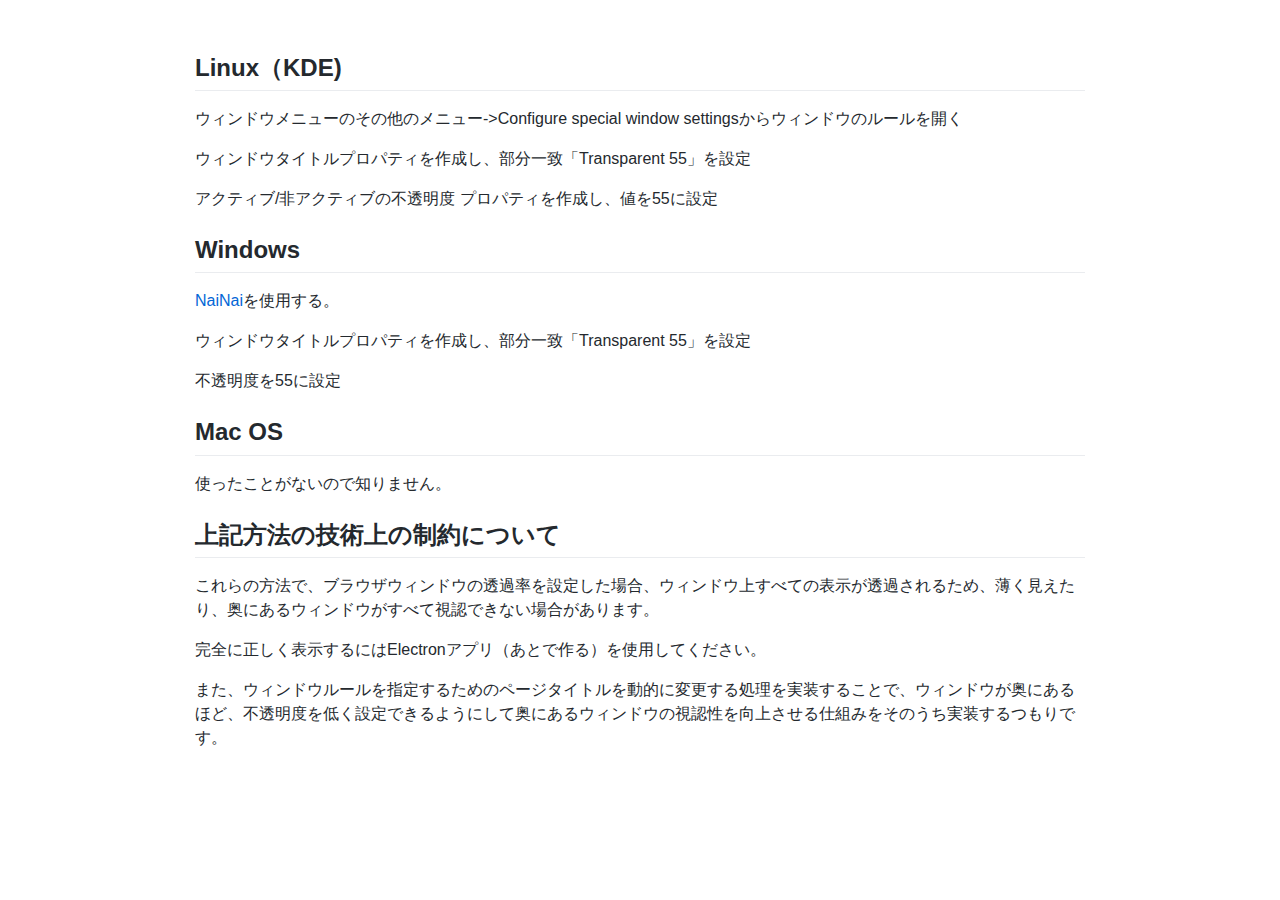
<file: transparentTutorial.html>
<!DOCTYPE html>
<html lang="en">
<head>
  <meta charset="UTF-8">
  <meta name="viewport" content="width=device-width, initial-scale=1">
  <title></title>
  <style>
  @font-face {
  font-family: octicons-link;
  src: url([data-uri]) format('woff');
}

.markdown-body .octicon {
  display: inline-block;
  fill: currentColor;
  vertical-align: text-bottom;
}

.markdown-body .anchor {
  float: left;
  line-height: 1;
  margin-left: -20px;
  padding-right: 4px;
}

.markdown-body .anchor:focus {
  outline: none;
}

.markdown-body h1 .octicon-link,
.markdown-body h2 .octicon-link,
.markdown-body h3 .octicon-link,
.markdown-body h4 .octicon-link,
.markdown-body h5 .octicon-link,
.markdown-body h6 .octicon-link {
  color: #1b1f23;
  vertical-align: middle;
  visibility: hidden;
}

.markdown-body h1:hover .anchor,
.markdown-body h2:hover .anchor,
.markdown-body h3:hover .anchor,
.markdown-body h4:hover .anchor,
.markdown-body h5:hover .anchor,
.markdown-body h6:hover .anchor {
  text-decoration: none;
}

.markdown-body h1:hover .anchor .octicon-link,
.markdown-body h2:hover .anchor .octicon-link,
.markdown-body h3:hover .anchor .octicon-link,
.markdown-body h4:hover .anchor .octicon-link,
.markdown-body h5:hover .anchor .octicon-link,
.markdown-body h6:hover .anchor .octicon-link {
  visibility: visible;
}

.markdown-body {
  -ms-text-size-adjust: 100%;
  -webkit-text-size-adjust: 100%;
  color: #24292e;
  line-height: 1.5;
  font-family: -apple-system,BlinkMacSystemFont,Segoe UI,Helvetica,Arial,sans-serif,Apple Color Emoji,Segoe UI Emoji,Segoe UI Symbol;
  font-size: 16px;
  line-height: 1.5;
  word-wrap: break-word;
}

.markdown-body .pl-c {
  color: #6a737d;
}

.markdown-body .pl-c1,
.markdown-body .pl-s .pl-v {
  color: #005cc5;
}

.markdown-body .pl-e,
.markdown-body .pl-en {
  color: #6f42c1;
}

.markdown-body .pl-s .pl-s1,
.markdown-body .pl-smi {
  color: #24292e;
}

.markdown-body .pl-ent {
  color: #22863a;
}

.markdown-body .pl-k {
  color: #d73a49;
}

.markdown-body .pl-pds,
.markdown-body .pl-s,
.markdown-body .pl-s .pl-pse .pl-s1,
.markdown-body .pl-sr,
.markdown-body .pl-sr .pl-cce,
.markdown-body .pl-sr .pl-sra,
.markdown-body .pl-sr .pl-sre {
  color: #032f62;
}

.markdown-body .pl-smw,
.markdown-body .pl-v {
  color: #e36209;
}

.markdown-body .pl-bu {
  color: #b31d28;
}

.markdown-body .pl-ii {
  background-color: #b31d28;
  color: #fafbfc;
}

.markdown-body .pl-c2 {
  background-color: #d73a49;
  color: #fafbfc;
}

.markdown-body .pl-c2:before {
  content: "^M";
}

.markdown-body .pl-sr .pl-cce {
  color: #22863a;
  font-weight: 700;
}

.markdown-body .pl-ml {
  color: #735c0f;
}

.markdown-body .pl-mh,
.markdown-body .pl-mh .pl-en,
.markdown-body .pl-ms {
  color: #005cc5;
  font-weight: 700;
}

.markdown-body .pl-mi {
  color: #24292e;
  font-style: italic;
}

.markdown-body .pl-mb {
  color: #24292e;
  font-weight: 700;
}

.markdown-body .pl-md {
  background-color: #ffeef0;
  color: #b31d28;
}

.markdown-body .pl-mi1 {
  background-color: #f0fff4;
  color: #22863a;
}

.markdown-body .pl-mc {
  background-color: #ffebda;
  color: #e36209;
}

.markdown-body .pl-mi2 {
  background-color: #005cc5;
  color: #f6f8fa;
}

.markdown-body .pl-mdr {
  color: #6f42c1;
  font-weight: 700;
}

.markdown-body .pl-ba {
  color: #586069;
}

.markdown-body .pl-sg {
  color: #959da5;
}

.markdown-body .pl-corl {
  color: #032f62;
  text-decoration: underline;
}

.markdown-body details {
  display: block;
}

.markdown-body summary {
  display: list-item;
}

.markdown-body a {
  background-color: transparent;
}

.markdown-body a:active,
.markdown-body a:hover {
  outline-width: 0;
}

.markdown-body strong {
  font-weight: inherit;
  font-weight: bolder;
}

.markdown-body h1 {
  font-size: 2em;
  margin: .67em 0;
}

.markdown-body img {
  border-style: none;
}

.markdown-body code,
.markdown-body kbd,
.markdown-body pre {
  font-family: monospace,monospace;
  font-size: 1em;
}

.markdown-body hr {
  box-sizing: content-box;
  height: 0;
  overflow: visible;
}

.markdown-body input {
  font: inherit;
  margin: 0;
}

.markdown-body input {
  overflow: visible;
}

.markdown-body [type=checkbox] {
  box-sizing: border-box;
  padding: 0;
}

.markdown-body * {
  box-sizing: border-box;
}

.markdown-body input {
  font-family: inherit;
  font-size: inherit;
  line-height: inherit;
}

.markdown-body a {
  color: #0366d6;
  text-decoration: none;
}

.markdown-body a:hover {
  text-decoration: underline;
}

.markdown-body strong {
  font-weight: 600;
}

.markdown-body hr {
  background: transparent;
  border: 0;
  border-bottom: 1px solid #dfe2e5;
  height: 0;
  margin: 15px 0;
  overflow: hidden;
}

.markdown-body hr:before {
  content: "";
  display: table;
}

.markdown-body hr:after {
  clear: both;
  content: "";
  display: table;
}

.markdown-body table {
  border-collapse: collapse;
  border-spacing: 0;
}

.markdown-body td,
.markdown-body th {
  padding: 0;
}

.markdown-body details summary {
  cursor: pointer;
}

.markdown-body h1,
.markdown-body h2,
.markdown-body h3,
.markdown-body h4,
.markdown-body h5,
.markdown-body h6 {
  margin-bottom: 0;
  margin-top: 0;
}

.markdown-body h1 {
  font-size: 32px;
}

.markdown-body h1,
.markdown-body h2 {
  font-weight: 600;
}

.markdown-body h2 {
  font-size: 24px;
}

.markdown-body h3 {
  font-size: 20px;
}

.markdown-body h3,
.markdown-body h4 {
  font-weight: 600;
}

.markdown-body h4 {
  font-size: 16px;
}

.markdown-body h5 {
  font-size: 14px;
}

.markdown-body h5,
.markdown-body h6 {
  font-weight: 600;
}

.markdown-body h6 {
  font-size: 12px;
}

.markdown-body p {
  margin-bottom: 10px;
  margin-top: 0;
}

.markdown-body blockquote {
  margin: 0;
}

.markdown-body ol,
.markdown-body ul {
  margin-bottom: 0;
  margin-top: 0;
  padding-left: 0;
}

.markdown-body ol ol,
.markdown-body ul ol {
  list-style-type: lower-roman;
}

.markdown-body ol ol ol,
.markdown-body ol ul ol,
.markdown-body ul ol ol,
.markdown-body ul ul ol {
  list-style-type: lower-alpha;
}

.markdown-body dd {
  margin-left: 0;
}

.markdown-body code,
.markdown-body pre {
  font-family: SFMono-Regular,Consolas,Liberation Mono,Menlo,Courier,monospace;
  font-size: 12px;
}

.markdown-body pre {
  margin-bottom: 0;
  margin-top: 0;
}

.markdown-body input::-webkit-inner-spin-button,
.markdown-body input::-webkit-outer-spin-button {
  -webkit-appearance: none;
  appearance: none;
  margin: 0;
}

.markdown-body .border {
  border: 1px solid #e1e4e8!important;
}

.markdown-body .border-0 {
  border: 0!important;
}

.markdown-body .border-bottom {
  border-bottom: 1px solid #e1e4e8!important;
}

.markdown-body .rounded-1 {
  border-radius: 3px!important;
}

.markdown-body .bg-white {
  background-color: #fff!important;
}

.markdown-body .bg-gray-light {
  background-color: #fafbfc!important;
}

.markdown-body .text-gray-light {
  color: #6a737d!important;
}

.markdown-body .mb-0 {
  margin-bottom: 0!important;
}

.markdown-body .my-2 {
  margin-bottom: 8px!important;
  margin-top: 8px!important;
}

.markdown-body .pl-0 {
  padding-left: 0!important;
}

.markdown-body .py-0 {
  padding-bottom: 0!important;
  padding-top: 0!important;
}

.markdown-body .pl-1 {
  padding-left: 4px!important;
}

.markdown-body .pl-2 {
  padding-left: 8px!important;
}

.markdown-body .py-2 {
  padding-bottom: 8px!important;
  padding-top: 8px!important;
}

.markdown-body .pl-3,
.markdown-body .px-3 {
  padding-left: 16px!important;
}

.markdown-body .px-3 {
  padding-right: 16px!important;
}

.markdown-body .pl-4 {
  padding-left: 24px!important;
}

.markdown-body .pl-5 {
  padding-left: 32px!important;
}

.markdown-body .pl-6 {
  padding-left: 40px!important;
}

.markdown-body .f6 {
  font-size: 12px!important;
}

.markdown-body .lh-condensed {
  line-height: 1.25!important;
}

.markdown-body .text-bold {
  font-weight: 600!important;
}

.markdown-body:before {
  content: "";
  display: table;
}

.markdown-body:after {
  clear: both;
  content: "";
  display: table;
}

.markdown-body>:first-child {
  margin-top: 0!important;
}

.markdown-body>:last-child {
  margin-bottom: 0!important;
}

.markdown-body a:not([href]) {
  color: inherit;
  text-decoration: none;
}

.markdown-body blockquote,
.markdown-body dl,
.markdown-body ol,
.markdown-body p,
.markdown-body pre,
.markdown-body table,
.markdown-body ul {
  margin-bottom: 16px;
  margin-top: 0;
}

.markdown-body hr {
  background-color: #e1e4e8;
  border: 0;
  height: .25em;
  margin: 24px 0;
  padding: 0;
}

.markdown-body blockquote {
  border-left: .25em solid #dfe2e5;
  color: #6a737d;
  padding: 0 1em;
}

.markdown-body blockquote>:first-child {
  margin-top: 0;
}

.markdown-body blockquote>:last-child {
  margin-bottom: 0;
}

.markdown-body kbd {
  background-color: #fafbfc;
  border: 1px solid #c6cbd1;
  border-bottom-color: #959da5;
  border-radius: 3px;
  box-shadow: inset 0 -1px 0 #959da5;
  color: #444d56;
  display: inline-block;
  font-size: 11px;
  line-height: 10px;
  padding: 3px 5px;
  vertical-align: middle;
}

.markdown-body h1,
.markdown-body h2,
.markdown-body h3,
.markdown-body h4,
.markdown-body h5,
.markdown-body h6 {
  font-weight: 600;
  line-height: 1.25;
  margin-bottom: 16px;
  margin-top: 24px;
}

.markdown-body h1 {
  font-size: 2em;
}

.markdown-body h1,
.markdown-body h2 {
  border-bottom: 1px solid #eaecef;
  padding-bottom: .3em;
}

.markdown-body h2 {
  font-size: 1.5em;
}

.markdown-body h3 {
  font-size: 1.25em;
}

.markdown-body h4 {
  font-size: 1em;
}

.markdown-body h5 {
  font-size: .875em;
}

.markdown-body h6 {
  color: #6a737d;
  font-size: .85em;
}

.markdown-body ol,
.markdown-body ul {
  padding-left: 2em;
}

.markdown-body ol ol,
.markdown-body ol ul,
.markdown-body ul ol,
.markdown-body ul ul {
  margin-bottom: 0;
  margin-top: 0;
}

.markdown-body li {
  word-wrap: break-all;
}

.markdown-body li>p {
  margin-top: 16px;
}

.markdown-body li+li {
  margin-top: .25em;
}

.markdown-body dl {
  padding: 0;
}

.markdown-body dl dt {
  font-size: 1em;
  font-style: italic;
  font-weight: 600;
  margin-top: 16px;
  padding: 0;
}

.markdown-body dl dd {
  margin-bottom: 16px;
  padding: 0 16px;
}

.markdown-body table {
  display: block;
  overflow: auto;
  width: 100%;
}

.markdown-body table th {
  font-weight: 600;
}

.markdown-body table td,
.markdown-body table th {
  border: 1px solid #dfe2e5;
  padding: 6px 13px;
}

.markdown-body table tr {
  background-color: #fff;
  border-top: 1px solid #c6cbd1;
}

.markdown-body table tr:nth-child(2n) {
  background-color: #f6f8fa;
}

.markdown-body img {
  background-color: #fff;
  box-sizing: content-box;
  max-width: 100%;
}

.markdown-body img[align=right] {
  padding-left: 20px;
}

.markdown-body img[align=left] {
  padding-right: 20px;
}

.markdown-body code {
  background-color: rgba(27,31,35,.05);
  border-radius: 3px;
  font-size: 85%;
  margin: 0;
  padding: .2em .4em;
}

.markdown-body pre {
  word-wrap: normal;
}

.markdown-body pre>code {
  background: transparent;
  border: 0;
  font-size: 100%;
  margin: 0;
  padding: 0;
  white-space: pre;
  word-break: normal;
}

.markdown-body .highlight {
  margin-bottom: 16px;
}

.markdown-body .highlight pre {
  margin-bottom: 0;
  word-break: normal;
}

.markdown-body .highlight pre,
.markdown-body pre {
  background-color: #f6f8fa;
  border-radius: 3px;
  font-size: 85%;
  line-height: 1.45;
  overflow: auto;
  padding: 16px;
}

.markdown-body pre code {
  background-color: transparent;
  border: 0;
  display: inline;
  line-height: inherit;
  margin: 0;
  max-width: auto;
  overflow: visible;
  padding: 0;
  word-wrap: normal;
}

.markdown-body .commit-tease-sha {
  color: #444d56;
  display: inline-block;
  font-family: SFMono-Regular,Consolas,Liberation Mono,Menlo,Courier,monospace;
  font-size: 90%;
}

.markdown-body .blob-wrapper {
  border-bottom-left-radius: 3px;
  border-bottom-right-radius: 3px;
  overflow-x: auto;
  overflow-y: hidden;
}

.markdown-body .blob-wrapper-embedded {
  max-height: 240px;
  overflow-y: auto;
}

.markdown-body .blob-num {
  -moz-user-select: none;
  -ms-user-select: none;
  -webkit-user-select: none;
  color: rgba(27,31,35,.3);
  cursor: pointer;
  font-family: SFMono-Regular,Consolas,Liberation Mono,Menlo,Courier,monospace;
  font-size: 12px;
  line-height: 20px;
  min-width: 50px;
  padding-left: 10px;
  padding-right: 10px;
  text-align: right;
  user-select: none;
  vertical-align: top;
  white-space: nowrap;
  width: 1%;
}

.markdown-body .blob-num:hover {
  color: rgba(27,31,35,.6);
}

.markdown-body .blob-num:before {
  content: attr(data-line-number);
}

.markdown-body .blob-code {
  line-height: 20px;
  padding-left: 10px;
  padding-right: 10px;
  position: relative;
  vertical-align: top;
}

.markdown-body .blob-code-inner {
  color: #24292e;
  font-family: SFMono-Regular,Consolas,Liberation Mono,Menlo,Courier,monospace;
  font-size: 12px;
  overflow: visible;
  white-space: pre;
  word-wrap: normal;
}

.markdown-body .pl-token.active,
.markdown-body .pl-token:hover {
  background: #ffea7f;
  cursor: pointer;
}

.markdown-body kbd {
  background-color: #fafbfc;
  border: 1px solid #d1d5da;
  border-bottom-color: #c6cbd1;
  border-radius: 3px;
  box-shadow: inset 0 -1px 0 #c6cbd1;
  color: #444d56;
  display: inline-block;
  font: 11px SFMono-Regular,Consolas,Liberation Mono,Menlo,Courier,monospace;
  line-height: 10px;
  padding: 3px 5px;
  vertical-align: middle;
}

.markdown-body :checked+.radio-label {
  border-color: #0366d6;
  position: relative;
  z-index: 1;
}

.markdown-body .tab-size[data-tab-size="1"] {
  -moz-tab-size: 1;
  tab-size: 1;
}

.markdown-body .tab-size[data-tab-size="2"] {
  -moz-tab-size: 2;
  tab-size: 2;
}

.markdown-body .tab-size[data-tab-size="3"] {
  -moz-tab-size: 3;
  tab-size: 3;
}

.markdown-body .tab-size[data-tab-size="4"] {
  -moz-tab-size: 4;
  tab-size: 4;
}

.markdown-body .tab-size[data-tab-size="5"] {
  -moz-tab-size: 5;
  tab-size: 5;
}

.markdown-body .tab-size[data-tab-size="6"] {
  -moz-tab-size: 6;
  tab-size: 6;
}

.markdown-body .tab-size[data-tab-size="7"] {
  -moz-tab-size: 7;
  tab-size: 7;
}

.markdown-body .tab-size[data-tab-size="8"] {
  -moz-tab-size: 8;
  tab-size: 8;
}

.markdown-body .tab-size[data-tab-size="9"] {
  -moz-tab-size: 9;
  tab-size: 9;
}

.markdown-body .tab-size[data-tab-size="10"] {
  -moz-tab-size: 10;
  tab-size: 10;
}

.markdown-body .tab-size[data-tab-size="11"] {
  -moz-tab-size: 11;
  tab-size: 11;
}

.markdown-body .tab-size[data-tab-size="12"] {
  -moz-tab-size: 12;
  tab-size: 12;
}

.markdown-body .task-list-item {
  list-style-type: none;
}

.markdown-body .task-list-item+.task-list-item {
  margin-top: 3px;
}

.markdown-body .task-list-item input {
  margin: 0 .2em .25em -1.6em;
  vertical-align: middle;
}

.markdown-body hr {
  border-bottom-color: #eee;
}

.markdown-body .pl-0 {
  padding-left: 0!important;
}

.markdown-body .pl-1 {
  padding-left: 4px!important;
}

.markdown-body .pl-2 {
  padding-left: 8px!important;
}

.markdown-body .pl-3 {
  padding-left: 16px!important;
}

.markdown-body .pl-4 {
  padding-left: 24px!important;
}

.markdown-body .pl-5 {
  padding-left: 32px!important;
}

.markdown-body .pl-6 {
  padding-left: 40px!important;
}

.markdown-body .pl-7 {
  padding-left: 48px!important;
}

.markdown-body .pl-8 {
  padding-left: 64px!important;
}

.markdown-body .pl-9 {
  padding-left: 80px!important;
}

.markdown-body .pl-10 {
  padding-left: 96px!important;
}

.markdown-body .pl-11 {
  padding-left: 112px!important;
}

.markdown-body .pl-12 {
  padding-left: 128px!important;
}

/*# sourceURL=webpack://./node_modules/github-markdown-css/github-markdown.css */
/*# sourceMappingURL=[data-uri] */
  </style>
  <style>
  /**
 * prism.js default theme for JavaScript, CSS and HTML
 * Based on dabblet (http://dabblet.com)
 * @author Lea Verou
 */

code[class*="language-"],
pre[class*="language-"] {
	color: black;
	background: none;
	text-shadow: 0 1px white;
	font-family: Consolas, Monaco, 'Andale Mono', 'Ubuntu Mono', monospace;
	font-size: 1em;
	text-align: left;
	white-space: pre;
	word-spacing: normal;
	word-break: normal;
	word-wrap: normal;
	line-height: 1.5;

	-moz-tab-size: 4;
	-o-tab-size: 4;
	tab-size: 4;

	-webkit-hyphens: none;
	-moz-hyphens: none;
	-ms-hyphens: none;
	hyphens: none;
}

pre[class*="language-"]::-moz-selection, pre[class*="language-"] ::-moz-selection,
code[class*="language-"]::-moz-selection, code[class*="language-"] ::-moz-selection {
	text-shadow: none;
	background: #b3d4fc;
}

pre[class*="language-"]::selection, pre[class*="language-"] ::selection,
code[class*="language-"]::selection, code[class*="language-"] ::selection {
	text-shadow: none;
	background: #b3d4fc;
}

@media print {
	code[class*="language-"],
	pre[class*="language-"] {
		text-shadow: none;
	}
}

/* Code blocks */
pre[class*="language-"] {
	padding: 1em;
	margin: .5em 0;
	overflow: auto;
}

:not(pre) > code[class*="language-"],
pre[class*="language-"] {
	background: #f5f2f0;
}

/* Inline code */
:not(pre) > code[class*="language-"] {
	padding: .1em;
	border-radius: .3em;
	white-space: normal;
}

.token.comment,
.token.prolog,
.token.doctype,
.token.cdata {
	color: slategray;
}

.token.punctuation {
	color: #999;
}

.token.namespace {
	opacity: .7;
}

.token.property,
.token.tag,
.token.boolean,
.token.number,
.token.constant,
.token.symbol,
.token.deleted {
	color: #905;
}

.token.selector,
.token.attr-name,
.token.string,
.token.char,
.token.builtin,
.token.inserted {
	color: #690;
}

.token.operator,
.token.entity,
.token.url,
.language-css .token.string,
.style .token.string {
	color: #9a6e3a;
	/* This background color was intended by the author of this theme. */
	background: hsla(0, 0%, 100%, .5);
}

.token.atrule,
.token.attr-value,
.token.keyword {
	color: #07a;
}

.token.function,
.token.class-name {
	color: #DD4A68;
}

.token.regex,
.token.important,
.token.variable {
	color: #e90;
}

.token.important,
.token.bold {
	font-weight: bold;
}
.token.italic {
	font-style: italic;
}

.token.entity {
	cursor: help;
}

/*# sourceURL=webpack://./node_modules/prismjs/themes/prism.css */
/*# sourceMappingURL=[data-uri] */
  </style>
  <style>
  
  </style>
  <style>
    .markdown-body {
      font-family: -apple-system,Segoe UI,Helvetica,Arial,sans-serif,Apple Color Emoji,Segoe UI Emoji;
      box-sizing: border-box;
      min-width: 200px;
      max-width: 980px;
      margin: 0 auto;
      padding: 45px;
    }

    @media not print {
      .markdown-body {
        padding: 45px;
      }

      @media (max-width: 767px) {
        .markdown-body {
          padding: 15px;
        }
      }
    }

    .hf-container {
      color: #24292e;
      line-height: 1.3;
    }

    .markdown-body .highlight pre,
    .markdown-body pre {
      white-space: pre-wrap;
    }
    .markdown-body table {
      display: table;
    }
    .markdown-body img[data-align="center"] {
      display: block;
      margin: 0 auto;
    }
    .markdown-body img[data-align="right"] {
      display: block;
      margin: 0 0 0 auto;
    }
    .markdown-body li.task-list-item {
      list-style-type: none;
    }
    .markdown-body li > [type=checkbox] {
      margin: 0 0 0 -1.3em;
    }
    .markdown-body input[type="checkbox"] ~ p {
      margin-top: 0;
      display: inline-block;
    }
    .markdown-body ol ol,
    .markdown-body ul ol {
      list-style-type: decimal;
    }
    .markdown-body ol ol ol,
    .markdown-body ol ul ol,
    .markdown-body ul ol ol,
    .markdown-body ul ul ol {
      list-style-type: decimal;
    }
  </style>
  <style>.markdown-body a.footnote-ref {
  text-decoration: none;
}

.footnotes {
  font-size: .85em;
  opacity: .8;
}

.footnotes li[role="doc-endnote"] {
  position: relative;
}

.footnotes .footnote-back {
  position: absolute;
  font-family: initial;
  top: .2em;
  right: 1em;
  text-decoration: none;
}

.inline-math.invalid,
.multiple-math.invalid {
  color: rgb(255, 105, 105);
}

.toc-container {
  width: 100%;
}

.toc-container .toc-title {
  font-weight: 700;
  font-size: 1.2em;
  margin-bottom: 0;
}

.toc-container li,
.toc-container ul,
.toc-container ul li {
  list-style: none !important;
}

.toc-container > ul {
  padding-left: 0;
}

.toc-container ul li span {
  display : flex;
}

.toc-container ul li span a {
  color: inherit;
  text-decoration: none;
}
.toc-container ul li span a:hover {
  color: inherit;
  text-decoration: none;
}

.toc-container ul li span span.dots {
  flex: 1;
  height: 0.65em;
  margin: 0 10px;
  border-bottom: 2px dotted black;
}

/*# sourceURL=webpack://./src/muya/lib/assets/styles/exportStyle.css */
/*# sourceMappingURL=[data-uri] */</style>
  <style>.markdown-body{}pre.front-matter{display:none!important;}</style>
</head>
<body>
  <article class="markdown-body"><h2 class="atx" id="linux（kde">Linux（KDE)</h2>
<p>ウィンドウメニューのその他のメニュー-&gt;Configure special window settingsからウィンドウのルールを開く</p>
<p>ウィンドウタイトルプロパティを作成し、部分一致「Transparent 55」を設定</p>
<p>アクティブ/非アクティブの不透明度 プロパティを作成し、値を55に設定</p>
<h2 class="atx" id="windows">Windows</h2>
<p><a href="https://forest.watch.impress.co.jp/library/software/nainai/">NaiNai</a>を使用する。</p>
<p>ウィンドウタイトルプロパティを作成し、部分一致「Transparent 55」を設定</p>
<p>不透明度を55に設定</p>
<h2 class="atx" id="mac-os">Mac OS</h2>
<p>使ったことがないので知りません。</p>
<h2 class="atx" id="上記方法の技術上の制約について">上記方法の技術上の制約について</h2>
<p>これらの方法で、ブラウザウィンドウの透過率を設定した場合、ウィンドウ上すべての表示が透過されるため、薄く見えたり、奥にあるウィンドウがすべて視認できない場合があります。</p>
<p>完全に正しく表示するにはElectronアプリ（あとで作る）を使用してください。</p>
<p>また、ウィンドウルールを指定するためのページタイトルを動的に変更する処理を実装することで、ウィンドウが奥にあるほど、不透明度を低く設定できるようにして奥にあるウィンドウの視認性を向上させる仕組みをそのうち実装するつもりです。</p>
</article>
</body>
</html>
</file>
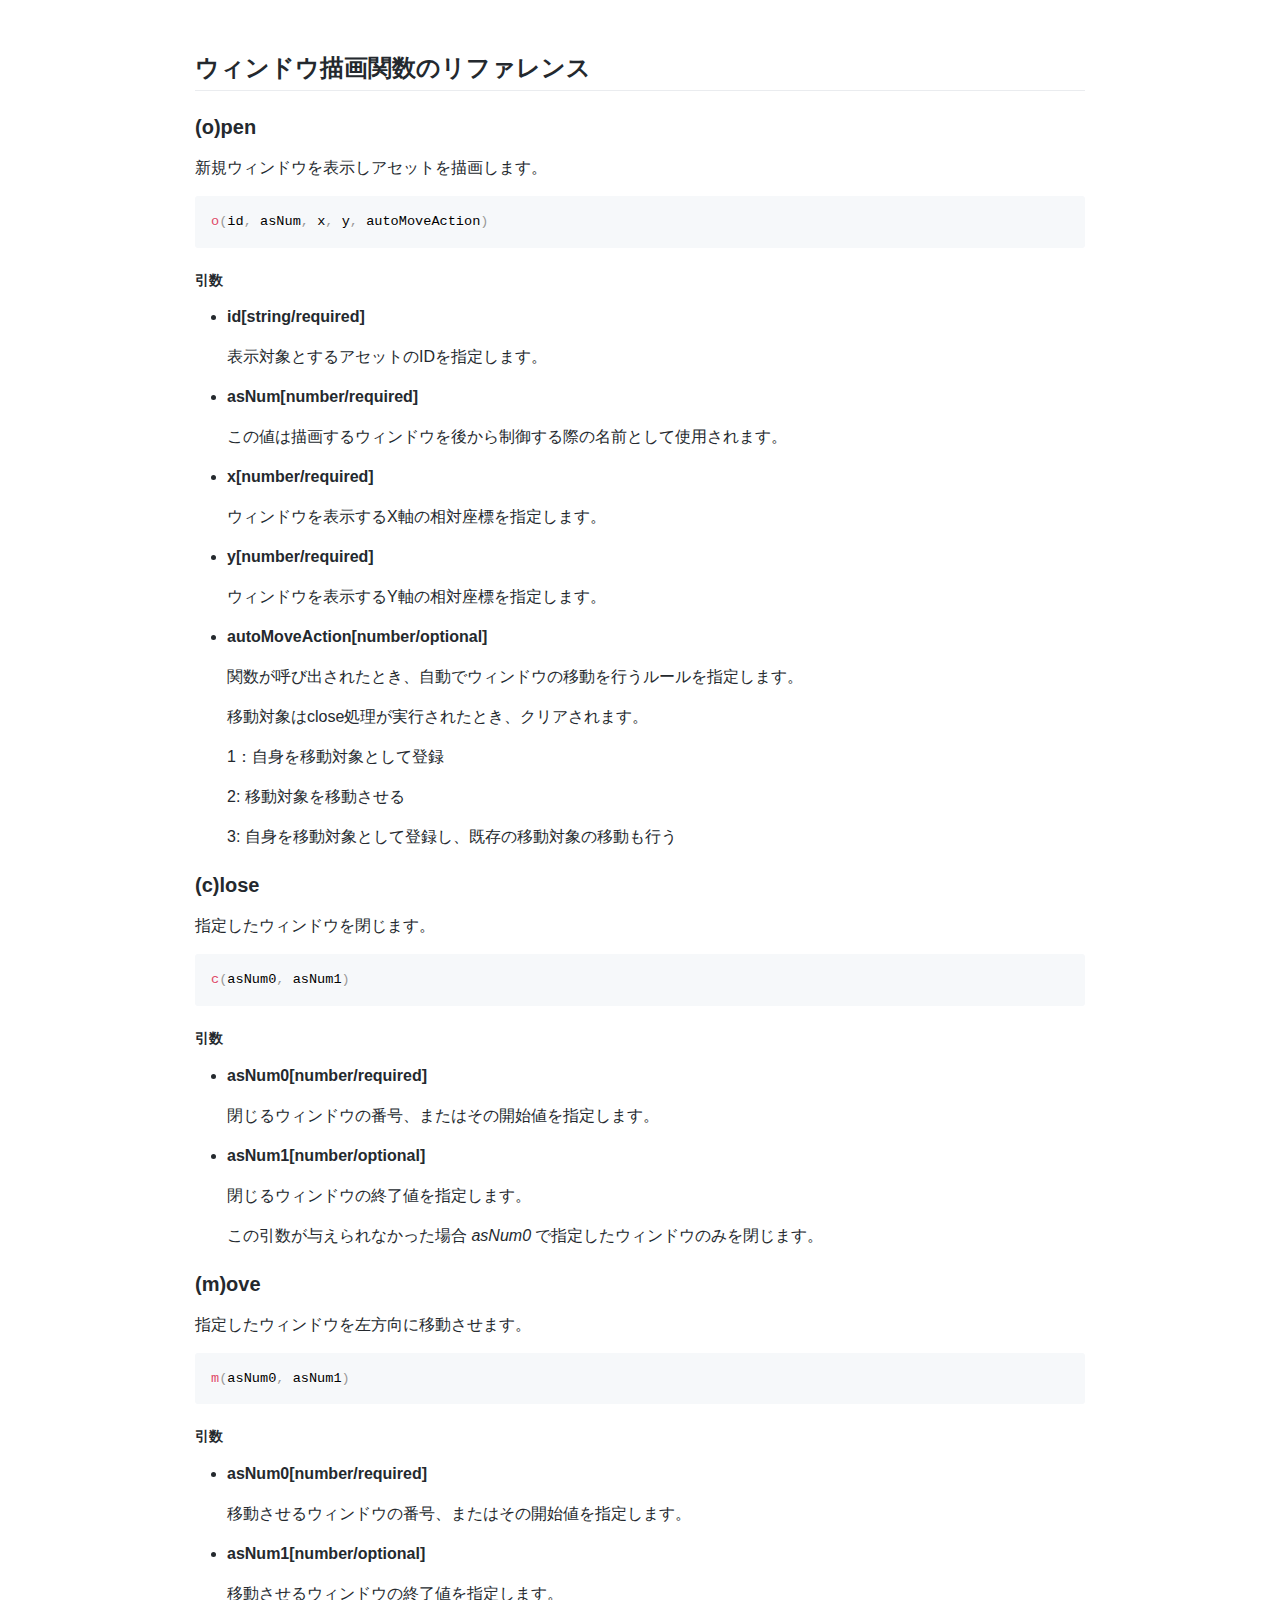
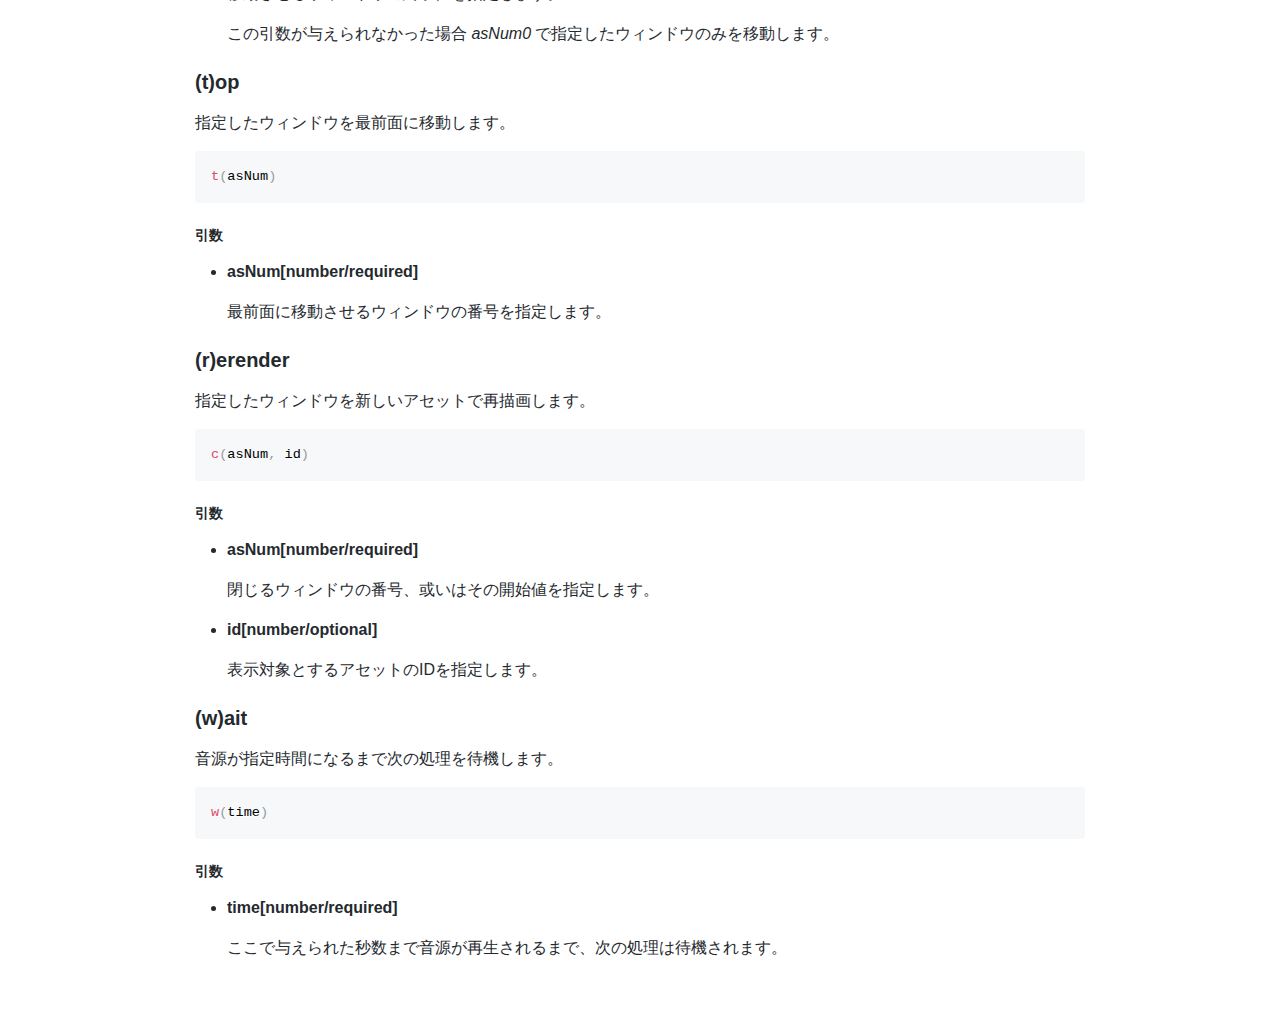
<file: docs/reference.html>
<!DOCTYPE html>
<html lang="en">
<head>
  <meta charset="UTF-8">
  <meta name="viewport" content="width=device-width, initial-scale=1">
  <title></title>
  <style>
  @font-face {
  font-family: octicons-link;
  src: url([data-uri]) format('woff');
}

.markdown-body .octicon {
  display: inline-block;
  fill: currentColor;
  vertical-align: text-bottom;
}

.markdown-body .anchor {
  float: left;
  line-height: 1;
  margin-left: -20px;
  padding-right: 4px;
}

.markdown-body .anchor:focus {
  outline: none;
}

.markdown-body h1 .octicon-link,
.markdown-body h2 .octicon-link,
.markdown-body h3 .octicon-link,
.markdown-body h4 .octicon-link,
.markdown-body h5 .octicon-link,
.markdown-body h6 .octicon-link {
  color: #1b1f23;
  vertical-align: middle;
  visibility: hidden;
}

.markdown-body h1:hover .anchor,
.markdown-body h2:hover .anchor,
.markdown-body h3:hover .anchor,
.markdown-body h4:hover .anchor,
.markdown-body h5:hover .anchor,
.markdown-body h6:hover .anchor {
  text-decoration: none;
}

.markdown-body h1:hover .anchor .octicon-link,
.markdown-body h2:hover .anchor .octicon-link,
.markdown-body h3:hover .anchor .octicon-link,
.markdown-body h4:hover .anchor .octicon-link,
.markdown-body h5:hover .anchor .octicon-link,
.markdown-body h6:hover .anchor .octicon-link {
  visibility: visible;
}

.markdown-body {
  -ms-text-size-adjust: 100%;
  -webkit-text-size-adjust: 100%;
  color: #24292e;
  line-height: 1.5;
  font-family: -apple-system,BlinkMacSystemFont,Segoe UI,Helvetica,Arial,sans-serif,Apple Color Emoji,Segoe UI Emoji,Segoe UI Symbol;
  font-size: 16px;
  line-height: 1.5;
  word-wrap: break-word;
}

.markdown-body .pl-c {
  color: #6a737d;
}

.markdown-body .pl-c1,
.markdown-body .pl-s .pl-v {
  color: #005cc5;
}

.markdown-body .pl-e,
.markdown-body .pl-en {
  color: #6f42c1;
}

.markdown-body .pl-s .pl-s1,
.markdown-body .pl-smi {
  color: #24292e;
}

.markdown-body .pl-ent {
  color: #22863a;
}

.markdown-body .pl-k {
  color: #d73a49;
}

.markdown-body .pl-pds,
.markdown-body .pl-s,
.markdown-body .pl-s .pl-pse .pl-s1,
.markdown-body .pl-sr,
.markdown-body .pl-sr .pl-cce,
.markdown-body .pl-sr .pl-sra,
.markdown-body .pl-sr .pl-sre {
  color: #032f62;
}

.markdown-body .pl-smw,
.markdown-body .pl-v {
  color: #e36209;
}

.markdown-body .pl-bu {
  color: #b31d28;
}

.markdown-body .pl-ii {
  background-color: #b31d28;
  color: #fafbfc;
}

.markdown-body .pl-c2 {
  background-color: #d73a49;
  color: #fafbfc;
}

.markdown-body .pl-c2:before {
  content: "^M";
}

.markdown-body .pl-sr .pl-cce {
  color: #22863a;
  font-weight: 700;
}

.markdown-body .pl-ml {
  color: #735c0f;
}

.markdown-body .pl-mh,
.markdown-body .pl-mh .pl-en,
.markdown-body .pl-ms {
  color: #005cc5;
  font-weight: 700;
}

.markdown-body .pl-mi {
  color: #24292e;
  font-style: italic;
}

.markdown-body .pl-mb {
  color: #24292e;
  font-weight: 700;
}

.markdown-body .pl-md {
  background-color: #ffeef0;
  color: #b31d28;
}

.markdown-body .pl-mi1 {
  background-color: #f0fff4;
  color: #22863a;
}

.markdown-body .pl-mc {
  background-color: #ffebda;
  color: #e36209;
}

.markdown-body .pl-mi2 {
  background-color: #005cc5;
  color: #f6f8fa;
}

.markdown-body .pl-mdr {
  color: #6f42c1;
  font-weight: 700;
}

.markdown-body .pl-ba {
  color: #586069;
}

.markdown-body .pl-sg {
  color: #959da5;
}

.markdown-body .pl-corl {
  color: #032f62;
  text-decoration: underline;
}

.markdown-body details {
  display: block;
}

.markdown-body summary {
  display: list-item;
}

.markdown-body a {
  background-color: transparent;
}

.markdown-body a:active,
.markdown-body a:hover {
  outline-width: 0;
}

.markdown-body strong {
  font-weight: inherit;
  font-weight: bolder;
}

.markdown-body h1 {
  font-size: 2em;
  margin: .67em 0;
}

.markdown-body img {
  border-style: none;
}

.markdown-body code,
.markdown-body kbd,
.markdown-body pre {
  font-family: monospace,monospace;
  font-size: 1em;
}

.markdown-body hr {
  box-sizing: content-box;
  height: 0;
  overflow: visible;
}

.markdown-body input {
  font: inherit;
  margin: 0;
}

.markdown-body input {
  overflow: visible;
}

.markdown-body [type=checkbox] {
  box-sizing: border-box;
  padding: 0;
}

.markdown-body * {
  box-sizing: border-box;
}

.markdown-body input {
  font-family: inherit;
  font-size: inherit;
  line-height: inherit;
}

.markdown-body a {
  color: #0366d6;
  text-decoration: none;
}

.markdown-body a:hover {
  text-decoration: underline;
}

.markdown-body strong {
  font-weight: 600;
}

.markdown-body hr {
  background: transparent;
  border: 0;
  border-bottom: 1px solid #dfe2e5;
  height: 0;
  margin: 15px 0;
  overflow: hidden;
}

.markdown-body hr:before {
  content: "";
  display: table;
}

.markdown-body hr:after {
  clear: both;
  content: "";
  display: table;
}

.markdown-body table {
  border-collapse: collapse;
  border-spacing: 0;
}

.markdown-body td,
.markdown-body th {
  padding: 0;
}

.markdown-body details summary {
  cursor: pointer;
}

.markdown-body h1,
.markdown-body h2,
.markdown-body h3,
.markdown-body h4,
.markdown-body h5,
.markdown-body h6 {
  margin-bottom: 0;
  margin-top: 0;
}

.markdown-body h1 {
  font-size: 32px;
}

.markdown-body h1,
.markdown-body h2 {
  font-weight: 600;
}

.markdown-body h2 {
  font-size: 24px;
}

.markdown-body h3 {
  font-size: 20px;
}

.markdown-body h3,
.markdown-body h4 {
  font-weight: 600;
}

.markdown-body h4 {
  font-size: 16px;
}

.markdown-body h5 {
  font-size: 14px;
}

.markdown-body h5,
.markdown-body h6 {
  font-weight: 600;
}

.markdown-body h6 {
  font-size: 12px;
}

.markdown-body p {
  margin-bottom: 10px;
  margin-top: 0;
}

.markdown-body blockquote {
  margin: 0;
}

.markdown-body ol,
.markdown-body ul {
  margin-bottom: 0;
  margin-top: 0;
  padding-left: 0;
}

.markdown-body ol ol,
.markdown-body ul ol {
  list-style-type: lower-roman;
}

.markdown-body ol ol ol,
.markdown-body ol ul ol,
.markdown-body ul ol ol,
.markdown-body ul ul ol {
  list-style-type: lower-alpha;
}

.markdown-body dd {
  margin-left: 0;
}

.markdown-body code,
.markdown-body pre {
  font-family: SFMono-Regular,Consolas,Liberation Mono,Menlo,Courier,monospace;
  font-size: 12px;
}

.markdown-body pre {
  margin-bottom: 0;
  margin-top: 0;
}

.markdown-body input::-webkit-inner-spin-button,
.markdown-body input::-webkit-outer-spin-button {
  -webkit-appearance: none;
  appearance: none;
  margin: 0;
}

.markdown-body .border {
  border: 1px solid #e1e4e8!important;
}

.markdown-body .border-0 {
  border: 0!important;
}

.markdown-body .border-bottom {
  border-bottom: 1px solid #e1e4e8!important;
}

.markdown-body .rounded-1 {
  border-radius: 3px!important;
}

.markdown-body .bg-white {
  background-color: #fff!important;
}

.markdown-body .bg-gray-light {
  background-color: #fafbfc!important;
}

.markdown-body .text-gray-light {
  color: #6a737d!important;
}

.markdown-body .mb-0 {
  margin-bottom: 0!important;
}

.markdown-body .my-2 {
  margin-bottom: 8px!important;
  margin-top: 8px!important;
}

.markdown-body .pl-0 {
  padding-left: 0!important;
}

.markdown-body .py-0 {
  padding-bottom: 0!important;
  padding-top: 0!important;
}

.markdown-body .pl-1 {
  padding-left: 4px!important;
}

.markdown-body .pl-2 {
  padding-left: 8px!important;
}

.markdown-body .py-2 {
  padding-bottom: 8px!important;
  padding-top: 8px!important;
}

.markdown-body .pl-3,
.markdown-body .px-3 {
  padding-left: 16px!important;
}

.markdown-body .px-3 {
  padding-right: 16px!important;
}

.markdown-body .pl-4 {
  padding-left: 24px!important;
}

.markdown-body .pl-5 {
  padding-left: 32px!important;
}

.markdown-body .pl-6 {
  padding-left: 40px!important;
}

.markdown-body .f6 {
  font-size: 12px!important;
}

.markdown-body .lh-condensed {
  line-height: 1.25!important;
}

.markdown-body .text-bold {
  font-weight: 600!important;
}

.markdown-body:before {
  content: "";
  display: table;
}

.markdown-body:after {
  clear: both;
  content: "";
  display: table;
}

.markdown-body>:first-child {
  margin-top: 0!important;
}

.markdown-body>:last-child {
  margin-bottom: 0!important;
}

.markdown-body a:not([href]) {
  color: inherit;
  text-decoration: none;
}

.markdown-body blockquote,
.markdown-body dl,
.markdown-body ol,
.markdown-body p,
.markdown-body pre,
.markdown-body table,
.markdown-body ul {
  margin-bottom: 16px;
  margin-top: 0;
}

.markdown-body hr {
  background-color: #e1e4e8;
  border: 0;
  height: .25em;
  margin: 24px 0;
  padding: 0;
}

.markdown-body blockquote {
  border-left: .25em solid #dfe2e5;
  color: #6a737d;
  padding: 0 1em;
}

.markdown-body blockquote>:first-child {
  margin-top: 0;
}

.markdown-body blockquote>:last-child {
  margin-bottom: 0;
}

.markdown-body kbd {
  background-color: #fafbfc;
  border: 1px solid #c6cbd1;
  border-bottom-color: #959da5;
  border-radius: 3px;
  box-shadow: inset 0 -1px 0 #959da5;
  color: #444d56;
  display: inline-block;
  font-size: 11px;
  line-height: 10px;
  padding: 3px 5px;
  vertical-align: middle;
}

.markdown-body h1,
.markdown-body h2,
.markdown-body h3,
.markdown-body h4,
.markdown-body h5,
.markdown-body h6 {
  font-weight: 600;
  line-height: 1.25;
  margin-bottom: 16px;
  margin-top: 24px;
}

.markdown-body h1 {
  font-size: 2em;
}

.markdown-body h1,
.markdown-body h2 {
  border-bottom: 1px solid #eaecef;
  padding-bottom: .3em;
}

.markdown-body h2 {
  font-size: 1.5em;
}

.markdown-body h3 {
  font-size: 1.25em;
}

.markdown-body h4 {
  font-size: 1em;
}

.markdown-body h5 {
  font-size: .875em;
}

.markdown-body h6 {
  color: #6a737d;
  font-size: .85em;
}

.markdown-body ol,
.markdown-body ul {
  padding-left: 2em;
}

.markdown-body ol ol,
.markdown-body ol ul,
.markdown-body ul ol,
.markdown-body ul ul {
  margin-bottom: 0;
  margin-top: 0;
}

.markdown-body li {
  word-wrap: break-all;
}

.markdown-body li>p {
  margin-top: 16px;
}

.markdown-body li+li {
  margin-top: .25em;
}

.markdown-body dl {
  padding: 0;
}

.markdown-body dl dt {
  font-size: 1em;
  font-style: italic;
  font-weight: 600;
  margin-top: 16px;
  padding: 0;
}

.markdown-body dl dd {
  margin-bottom: 16px;
  padding: 0 16px;
}

.markdown-body table {
  display: block;
  overflow: auto;
  width: 100%;
}

.markdown-body table th {
  font-weight: 600;
}

.markdown-body table td,
.markdown-body table th {
  border: 1px solid #dfe2e5;
  padding: 6px 13px;
}

.markdown-body table tr {
  background-color: #fff;
  border-top: 1px solid #c6cbd1;
}

.markdown-body table tr:nth-child(2n) {
  background-color: #f6f8fa;
}

.markdown-body img {
  background-color: #fff;
  box-sizing: content-box;
  max-width: 100%;
}

.markdown-body img[align=right] {
  padding-left: 20px;
}

.markdown-body img[align=left] {
  padding-right: 20px;
}

.markdown-body code {
  background-color: rgba(27,31,35,.05);
  border-radius: 3px;
  font-size: 85%;
  margin: 0;
  padding: .2em .4em;
}

.markdown-body pre {
  word-wrap: normal;
}

.markdown-body pre>code {
  background: transparent;
  border: 0;
  font-size: 100%;
  margin: 0;
  padding: 0;
  white-space: pre;
  word-break: normal;
}

.markdown-body .highlight {
  margin-bottom: 16px;
}

.markdown-body .highlight pre {
  margin-bottom: 0;
  word-break: normal;
}

.markdown-body .highlight pre,
.markdown-body pre {
  background-color: #f6f8fa;
  border-radius: 3px;
  font-size: 85%;
  line-height: 1.45;
  overflow: auto;
  padding: 16px;
}

.markdown-body pre code {
  background-color: transparent;
  border: 0;
  display: inline;
  line-height: inherit;
  margin: 0;
  max-width: auto;
  overflow: visible;
  padding: 0;
  word-wrap: normal;
}

.markdown-body .commit-tease-sha {
  color: #444d56;
  display: inline-block;
  font-family: SFMono-Regular,Consolas,Liberation Mono,Menlo,Courier,monospace;
  font-size: 90%;
}

.markdown-body .blob-wrapper {
  border-bottom-left-radius: 3px;
  border-bottom-right-radius: 3px;
  overflow-x: auto;
  overflow-y: hidden;
}

.markdown-body .blob-wrapper-embedded {
  max-height: 240px;
  overflow-y: auto;
}

.markdown-body .blob-num {
  -moz-user-select: none;
  -ms-user-select: none;
  -webkit-user-select: none;
  color: rgba(27,31,35,.3);
  cursor: pointer;
  font-family: SFMono-Regular,Consolas,Liberation Mono,Menlo,Courier,monospace;
  font-size: 12px;
  line-height: 20px;
  min-width: 50px;
  padding-left: 10px;
  padding-right: 10px;
  text-align: right;
  user-select: none;
  vertical-align: top;
  white-space: nowrap;
  width: 1%;
}

.markdown-body .blob-num:hover {
  color: rgba(27,31,35,.6);
}

.markdown-body .blob-num:before {
  content: attr(data-line-number);
}

.markdown-body .blob-code {
  line-height: 20px;
  padding-left: 10px;
  padding-right: 10px;
  position: relative;
  vertical-align: top;
}

.markdown-body .blob-code-inner {
  color: #24292e;
  font-family: SFMono-Regular,Consolas,Liberation Mono,Menlo,Courier,monospace;
  font-size: 12px;
  overflow: visible;
  white-space: pre;
  word-wrap: normal;
}

.markdown-body .pl-token.active,
.markdown-body .pl-token:hover {
  background: #ffea7f;
  cursor: pointer;
}

.markdown-body kbd {
  background-color: #fafbfc;
  border: 1px solid #d1d5da;
  border-bottom-color: #c6cbd1;
  border-radius: 3px;
  box-shadow: inset 0 -1px 0 #c6cbd1;
  color: #444d56;
  display: inline-block;
  font: 11px SFMono-Regular,Consolas,Liberation Mono,Menlo,Courier,monospace;
  line-height: 10px;
  padding: 3px 5px;
  vertical-align: middle;
}

.markdown-body :checked+.radio-label {
  border-color: #0366d6;
  position: relative;
  z-index: 1;
}

.markdown-body .tab-size[data-tab-size="1"] {
  -moz-tab-size: 1;
  tab-size: 1;
}

.markdown-body .tab-size[data-tab-size="2"] {
  -moz-tab-size: 2;
  tab-size: 2;
}

.markdown-body .tab-size[data-tab-size="3"] {
  -moz-tab-size: 3;
  tab-size: 3;
}

.markdown-body .tab-size[data-tab-size="4"] {
  -moz-tab-size: 4;
  tab-size: 4;
}

.markdown-body .tab-size[data-tab-size="5"] {
  -moz-tab-size: 5;
  tab-size: 5;
}

.markdown-body .tab-size[data-tab-size="6"] {
  -moz-tab-size: 6;
  tab-size: 6;
}

.markdown-body .tab-size[data-tab-size="7"] {
  -moz-tab-size: 7;
  tab-size: 7;
}

.markdown-body .tab-size[data-tab-size="8"] {
  -moz-tab-size: 8;
  tab-size: 8;
}

.markdown-body .tab-size[data-tab-size="9"] {
  -moz-tab-size: 9;
  tab-size: 9;
}

.markdown-body .tab-size[data-tab-size="10"] {
  -moz-tab-size: 10;
  tab-size: 10;
}

.markdown-body .tab-size[data-tab-size="11"] {
  -moz-tab-size: 11;
  tab-size: 11;
}

.markdown-body .tab-size[data-tab-size="12"] {
  -moz-tab-size: 12;
  tab-size: 12;
}

.markdown-body .task-list-item {
  list-style-type: none;
}

.markdown-body .task-list-item+.task-list-item {
  margin-top: 3px;
}

.markdown-body .task-list-item input {
  margin: 0 .2em .25em -1.6em;
  vertical-align: middle;
}

.markdown-body hr {
  border-bottom-color: #eee;
}

.markdown-body .pl-0 {
  padding-left: 0!important;
}

.markdown-body .pl-1 {
  padding-left: 4px!important;
}

.markdown-body .pl-2 {
  padding-left: 8px!important;
}

.markdown-body .pl-3 {
  padding-left: 16px!important;
}

.markdown-body .pl-4 {
  padding-left: 24px!important;
}

.markdown-body .pl-5 {
  padding-left: 32px!important;
}

.markdown-body .pl-6 {
  padding-left: 40px!important;
}

.markdown-body .pl-7 {
  padding-left: 48px!important;
}

.markdown-body .pl-8 {
  padding-left: 64px!important;
}

.markdown-body .pl-9 {
  padding-left: 80px!important;
}

.markdown-body .pl-10 {
  padding-left: 96px!important;
}

.markdown-body .pl-11 {
  padding-left: 112px!important;
}

.markdown-body .pl-12 {
  padding-left: 128px!important;
}

/*# sourceURL=webpack://./node_modules/github-markdown-css/github-markdown.css */
/*# sourceMappingURL=[data-uri] */
  </style>
  <style>
  /**
 * prism.js default theme for JavaScript, CSS and HTML
 * Based on dabblet (http://dabblet.com)
 * @author Lea Verou
 */

code[class*="language-"],
pre[class*="language-"] {
	color: black;
	background: none;
	text-shadow: 0 1px white;
	font-family: Consolas, Monaco, 'Andale Mono', 'Ubuntu Mono', monospace;
	font-size: 1em;
	text-align: left;
	white-space: pre;
	word-spacing: normal;
	word-break: normal;
	word-wrap: normal;
	line-height: 1.5;

	-moz-tab-size: 4;
	-o-tab-size: 4;
	tab-size: 4;

	-webkit-hyphens: none;
	-moz-hyphens: none;
	-ms-hyphens: none;
	hyphens: none;
}

pre[class*="language-"]::-moz-selection, pre[class*="language-"] ::-moz-selection,
code[class*="language-"]::-moz-selection, code[class*="language-"] ::-moz-selection {
	text-shadow: none;
	background: #b3d4fc;
}

pre[class*="language-"]::selection, pre[class*="language-"] ::selection,
code[class*="language-"]::selection, code[class*="language-"] ::selection {
	text-shadow: none;
	background: #b3d4fc;
}

@media print {
	code[class*="language-"],
	pre[class*="language-"] {
		text-shadow: none;
	}
}

/* Code blocks */
pre[class*="language-"] {
	padding: 1em;
	margin: .5em 0;
	overflow: auto;
}

:not(pre) > code[class*="language-"],
pre[class*="language-"] {
	background: #f5f2f0;
}

/* Inline code */
:not(pre) > code[class*="language-"] {
	padding: .1em;
	border-radius: .3em;
	white-space: normal;
}

.token.comment,
.token.prolog,
.token.doctype,
.token.cdata {
	color: slategray;
}

.token.punctuation {
	color: #999;
}

.token.namespace {
	opacity: .7;
}

.token.property,
.token.tag,
.token.boolean,
.token.number,
.token.constant,
.token.symbol,
.token.deleted {
	color: #905;
}

.token.selector,
.token.attr-name,
.token.string,
.token.char,
.token.builtin,
.token.inserted {
	color: #690;
}

.token.operator,
.token.entity,
.token.url,
.language-css .token.string,
.style .token.string {
	color: #9a6e3a;
	/* This background color was intended by the author of this theme. */
	background: hsla(0, 0%, 100%, .5);
}

.token.atrule,
.token.attr-value,
.token.keyword {
	color: #07a;
}

.token.function,
.token.class-name {
	color: #DD4A68;
}

.token.regex,
.token.important,
.token.variable {
	color: #e90;
}

.token.important,
.token.bold {
	font-weight: bold;
}
.token.italic {
	font-style: italic;
}

.token.entity {
	cursor: help;
}

/*# sourceURL=webpack://./node_modules/prismjs/themes/prism.css */
/*# sourceMappingURL=[data-uri] */
  </style>
  <style>
  
  </style>
  <style>
    .markdown-body {
      font-family: -apple-system,Segoe UI,Helvetica,Arial,sans-serif,Apple Color Emoji,Segoe UI Emoji;
      box-sizing: border-box;
      min-width: 200px;
      max-width: 980px;
      margin: 0 auto;
      padding: 45px;
    }

    @media not print {
      .markdown-body {
        padding: 45px;
      }

      @media (max-width: 767px) {
        .markdown-body {
          padding: 15px;
        }
      }
    }

    .hf-container {
      color: #24292e;
      line-height: 1.3;
    }

    .markdown-body .highlight pre,
    .markdown-body pre {
      white-space: pre-wrap;
    }
    .markdown-body table {
      display: table;
    }
    .markdown-body img[data-align="center"] {
      display: block;
      margin: 0 auto;
    }
    .markdown-body img[data-align="right"] {
      display: block;
      margin: 0 0 0 auto;
    }
    .markdown-body li.task-list-item {
      list-style-type: none;
    }
    .markdown-body li > [type=checkbox] {
      margin: 0 0 0 -1.3em;
    }
    .markdown-body input[type="checkbox"] ~ p {
      margin-top: 0;
      display: inline-block;
    }
    .markdown-body ol ol,
    .markdown-body ul ol {
      list-style-type: decimal;
    }
    .markdown-body ol ol ol,
    .markdown-body ol ul ol,
    .markdown-body ul ol ol,
    .markdown-body ul ul ol {
      list-style-type: decimal;
    }
  </style>
  <style>.markdown-body a.footnote-ref {
  text-decoration: none;
}

.footnotes {
  font-size: .85em;
  opacity: .8;
}

.footnotes li[role="doc-endnote"] {
  position: relative;
}

.footnotes .footnote-back {
  position: absolute;
  font-family: initial;
  top: .2em;
  right: 1em;
  text-decoration: none;
}

.inline-math.invalid,
.multiple-math.invalid {
  color: rgb(255, 105, 105);
}

.toc-container {
  width: 100%;
}

.toc-container .toc-title {
  font-weight: 700;
  font-size: 1.2em;
  margin-bottom: 0;
}

.toc-container li,
.toc-container ul,
.toc-container ul li {
  list-style: none !important;
}

.toc-container > ul {
  padding-left: 0;
}

.toc-container ul li span {
  display : flex;
}

.toc-container ul li span a {
  color: inherit;
  text-decoration: none;
}
.toc-container ul li span a:hover {
  color: inherit;
  text-decoration: none;
}

.toc-container ul li span span.dots {
  flex: 1;
  height: 0.65em;
  margin: 0 10px;
  border-bottom: 2px dotted black;
}

/*# sourceURL=webpack://./src/muya/lib/assets/styles/exportStyle.css */
/*# sourceMappingURL=[data-uri] */</style>
  <style>.markdown-body{}pre.front-matter{display:none!important;}</style>
</head>
<body>
  <article class="markdown-body"><h2 class="atx" id="ウィンドウ描画関数のリファレンス">ウィンドウ描画関数のリファレンス</h2>
<h3 class="atx">(o)pen</h3>
<p>新規ウィンドウを表示しアセットを描画します。</p>
<pre><code class="fenced-code-block language-javascript"><span class="token function">o</span><span class="token punctuation">(</span>id<span class="token punctuation">,</span> asNum<span class="token punctuation">,</span> x<span class="token punctuation">,</span> y<span class="token punctuation">,</span> autoMoveAction<span class="token punctuation">)</span></code></pre>
<h5 class="atx" id="引数">引数</h5>
<ul>
<li><p><strong>id[string/required]</strong></p>
<p>表示対象とするアセットのIDを指定します。</p>
</li>
<li><p><strong>asNum[number/required]</strong></p>
<p>この値は描画するウィンドウを後から制御する際の名前として使用されます。</p>
</li>
<li><p><strong>x[number/required]</strong></p>
<p>ウィンドウを表示するX軸の相対座標を指定します。</p>
</li>
<li><p><strong>y[number/required]</strong></p>
<p>ウィンドウを表示するY軸の相対座標を指定します。</p>
</li>
<li><p><strong>autoMoveAction[number/optional]</strong></p>
<p>関数が呼び出されたとき、自動でウィンドウの移動を行うルールを指定します。</p>
<p>移動対象はclose処理が実行されたとき、クリアされます。</p>
<p>1：自身を移動対象として登録</p>
<p>2: 移動対象を移動させる</p>
<p>3: 自身を移動対象として登録し、既存の移動対象の移動も行う</p>
</li>
</ul>
<h3 class="atx">(c)lose</h3>
<p>指定したウィンドウを閉じます。</p>
<pre><code class="fenced-code-block language-javascript"><span class="token function">c</span><span class="token punctuation">(</span>asNum0<span class="token punctuation">,</span> asNum1<span class="token punctuation">)</span></code></pre>
<h5 class="atx" id="引数-1">引数</h5>
<ul>
<li><p><strong>asNum0[number/required]</strong></p>
<p>閉じるウィンドウの番号、またはその開始値を指定します。</p>
</li>
<li><p><strong>asNum1[number/optional]</strong></p>
<p>閉じるウィンドウの終了値を指定します。</p>
<p>この引数が与えられなかった場合 <em>asNum0</em> で指定したウィンドウのみを閉じます。</p>
</li>
</ul>
<h3 class="atx" id=""></h3>
<h3 class="atx" id="move">(m)ove</h3>
<p>指定したウィンドウを左方向に移動させます。</p>
<pre><code class="fenced-code-block language-javascript"><span class="token function">m</span><span class="token punctuation">(</span>asNum0<span class="token punctuation">,</span> asNum1<span class="token punctuation">)</span></code></pre>
<h5 class="atx" id="引数-2">引数</h5>
<ul>
<li><p><strong>asNum0[number/required]</strong></p>
<p>移動させるウィンドウの番号、またはその開始値を指定します。</p>
</li>
<li><p><strong>asNum1[number/optional]</strong></p>
<p>移動させるウィンドウの終了値を指定します。</p>
<p>この引数が与えられなかった場合 <em>asNum0</em> で指定したウィンドウのみを移動します。</p>
</li>
</ul>
<h3 class="atx" id="top">(t)op</h3>
<p>指定したウィンドウを最前面に移動します。</p>
<pre><code class="fenced-code-block language-javascript"><span class="token function">t</span><span class="token punctuation">(</span>asNum<span class="token punctuation">)</span></code></pre>
<h5 class="atx" id="引数-3">引数</h5>
<ul>
<li><p><strong>asNum[number/required]</strong></p>
<p>最前面に移動させるウィンドウの番号を指定します。</p>
</li>
</ul>
<h3 class="atx" id="rerender">(r)erender</h3>
<p>指定したウィンドウを新しいアセットで再描画します。</p>
<pre><code class="fenced-code-block language-javascript"><span class="token function">c</span><span class="token punctuation">(</span>asNum<span class="token punctuation">,</span> id<span class="token punctuation">)</span></code></pre>
<h5 class="atx" id="引数-4">引数</h5>
<ul>
<li><p><strong>asNum[number/required]</strong></p>
<p>閉じるウィンドウの番号、或いはその開始値を指定します。</p>
</li>
<li><p><strong>id[number/optional]</strong></p>
<p>表示対象とするアセットのIDを指定します。</p>
</li>
</ul>
<h3 class="atx" id="wait">(w)ait</h3>
<p>音源が指定時間になるまで次の処理を待機します。</p>
<pre><code class="fenced-code-block language-javascript"><span class="token function">w</span><span class="token punctuation">(</span>time<span class="token punctuation">)</span></code></pre>
<h5 class="atx" id="引数-5">引数</h5>
<ul>
<li><p><strong>time[number/required]</strong></p>
<p>ここで与えられた秒数まで音源が再生されるまで、次の処理は待機されます。</p>
</li>
</ul>
</article>
</body>
</html>
</file>
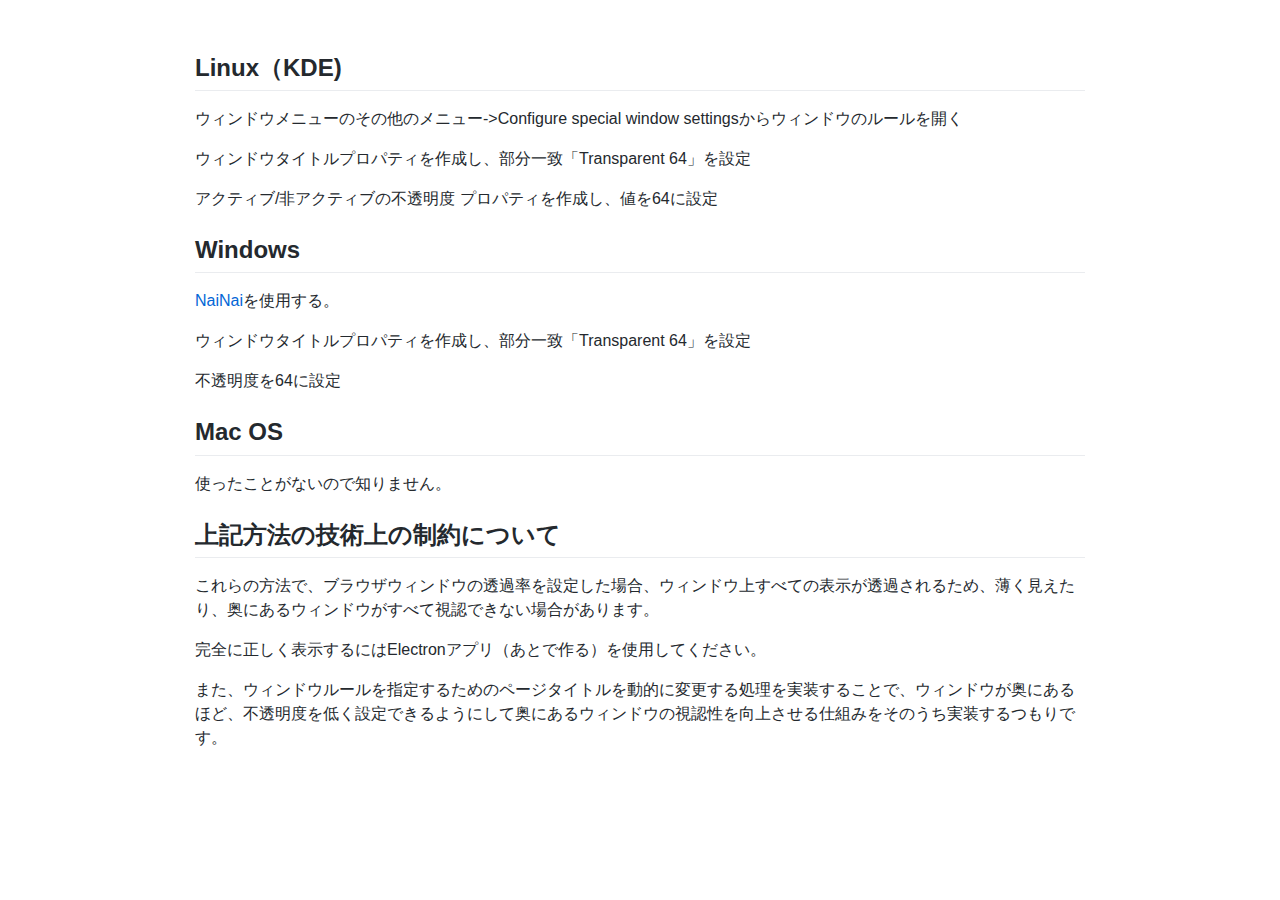
<file: docs/transparentTutorial.html>
<!DOCTYPE html>
<html lang="en">
<head>
  <meta charset="UTF-8">
  <meta name="viewport" content="width=device-width, initial-scale=1">
  <title></title>
  <style>
  @font-face {
  font-family: octicons-link;
  src: url([data-uri]) format('woff');
}

.markdown-body .octicon {
  display: inline-block;
  fill: currentColor;
  vertical-align: text-bottom;
}

.markdown-body .anchor {
  float: left;
  line-height: 1;
  margin-left: -20px;
  padding-right: 4px;
}

.markdown-body .anchor:focus {
  outline: none;
}

.markdown-body h1 .octicon-link,
.markdown-body h2 .octicon-link,
.markdown-body h3 .octicon-link,
.markdown-body h4 .octicon-link,
.markdown-body h5 .octicon-link,
.markdown-body h6 .octicon-link {
  color: #1b1f23;
  vertical-align: middle;
  visibility: hidden;
}

.markdown-body h1:hover .anchor,
.markdown-body h2:hover .anchor,
.markdown-body h3:hover .anchor,
.markdown-body h4:hover .anchor,
.markdown-body h5:hover .anchor,
.markdown-body h6:hover .anchor {
  text-decoration: none;
}

.markdown-body h1:hover .anchor .octicon-link,
.markdown-body h2:hover .anchor .octicon-link,
.markdown-body h3:hover .anchor .octicon-link,
.markdown-body h4:hover .anchor .octicon-link,
.markdown-body h5:hover .anchor .octicon-link,
.markdown-body h6:hover .anchor .octicon-link {
  visibility: visible;
}

.markdown-body {
  -ms-text-size-adjust: 100%;
  -webkit-text-size-adjust: 100%;
  color: #24292e;
  line-height: 1.5;
  font-family: -apple-system,BlinkMacSystemFont,Segoe UI,Helvetica,Arial,sans-serif,Apple Color Emoji,Segoe UI Emoji,Segoe UI Symbol;
  font-size: 16px;
  line-height: 1.5;
  word-wrap: break-word;
}

.markdown-body .pl-c {
  color: #6a737d;
}

.markdown-body .pl-c1,
.markdown-body .pl-s .pl-v {
  color: #005cc5;
}

.markdown-body .pl-e,
.markdown-body .pl-en {
  color: #6f42c1;
}

.markdown-body .pl-s .pl-s1,
.markdown-body .pl-smi {
  color: #24292e;
}

.markdown-body .pl-ent {
  color: #22863a;
}

.markdown-body .pl-k {
  color: #d73a49;
}

.markdown-body .pl-pds,
.markdown-body .pl-s,
.markdown-body .pl-s .pl-pse .pl-s1,
.markdown-body .pl-sr,
.markdown-body .pl-sr .pl-cce,
.markdown-body .pl-sr .pl-sra,
.markdown-body .pl-sr .pl-sre {
  color: #032f62;
}

.markdown-body .pl-smw,
.markdown-body .pl-v {
  color: #e36209;
}

.markdown-body .pl-bu {
  color: #b31d28;
}

.markdown-body .pl-ii {
  background-color: #b31d28;
  color: #fafbfc;
}

.markdown-body .pl-c2 {
  background-color: #d73a49;
  color: #fafbfc;
}

.markdown-body .pl-c2:before {
  content: "^M";
}

.markdown-body .pl-sr .pl-cce {
  color: #22863a;
  font-weight: 700;
}

.markdown-body .pl-ml {
  color: #735c0f;
}

.markdown-body .pl-mh,
.markdown-body .pl-mh .pl-en,
.markdown-body .pl-ms {
  color: #005cc5;
  font-weight: 700;
}

.markdown-body .pl-mi {
  color: #24292e;
  font-style: italic;
}

.markdown-body .pl-mb {
  color: #24292e;
  font-weight: 700;
}

.markdown-body .pl-md {
  background-color: #ffeef0;
  color: #b31d28;
}

.markdown-body .pl-mi1 {
  background-color: #f0fff4;
  color: #22863a;
}

.markdown-body .pl-mc {
  background-color: #ffebda;
  color: #e36209;
}

.markdown-body .pl-mi2 {
  background-color: #005cc5;
  color: #f6f8fa;
}

.markdown-body .pl-mdr {
  color: #6f42c1;
  font-weight: 700;
}

.markdown-body .pl-ba {
  color: #586069;
}

.markdown-body .pl-sg {
  color: #959da5;
}

.markdown-body .pl-corl {
  color: #032f62;
  text-decoration: underline;
}

.markdown-body details {
  display: block;
}

.markdown-body summary {
  display: list-item;
}

.markdown-body a {
  background-color: transparent;
}

.markdown-body a:active,
.markdown-body a:hover {
  outline-width: 0;
}

.markdown-body strong {
  font-weight: inherit;
  font-weight: bolder;
}

.markdown-body h1 {
  font-size: 2em;
  margin: .67em 0;
}

.markdown-body img {
  border-style: none;
}

.markdown-body code,
.markdown-body kbd,
.markdown-body pre {
  font-family: monospace,monospace;
  font-size: 1em;
}

.markdown-body hr {
  box-sizing: content-box;
  height: 0;
  overflow: visible;
}

.markdown-body input {
  font: inherit;
  margin: 0;
}

.markdown-body input {
  overflow: visible;
}

.markdown-body [type=checkbox] {
  box-sizing: border-box;
  padding: 0;
}

.markdown-body * {
  box-sizing: border-box;
}

.markdown-body input {
  font-family: inherit;
  font-size: inherit;
  line-height: inherit;
}

.markdown-body a {
  color: #0366d6;
  text-decoration: none;
}

.markdown-body a:hover {
  text-decoration: underline;
}

.markdown-body strong {
  font-weight: 600;
}

.markdown-body hr {
  background: transparent;
  border: 0;
  border-bottom: 1px solid #dfe2e5;
  height: 0;
  margin: 15px 0;
  overflow: hidden;
}

.markdown-body hr:before {
  content: "";
  display: table;
}

.markdown-body hr:after {
  clear: both;
  content: "";
  display: table;
}

.markdown-body table {
  border-collapse: collapse;
  border-spacing: 0;
}

.markdown-body td,
.markdown-body th {
  padding: 0;
}

.markdown-body details summary {
  cursor: pointer;
}

.markdown-body h1,
.markdown-body h2,
.markdown-body h3,
.markdown-body h4,
.markdown-body h5,
.markdown-body h6 {
  margin-bottom: 0;
  margin-top: 0;
}

.markdown-body h1 {
  font-size: 32px;
}

.markdown-body h1,
.markdown-body h2 {
  font-weight: 600;
}

.markdown-body h2 {
  font-size: 24px;
}

.markdown-body h3 {
  font-size: 20px;
}

.markdown-body h3,
.markdown-body h4 {
  font-weight: 600;
}

.markdown-body h4 {
  font-size: 16px;
}

.markdown-body h5 {
  font-size: 14px;
}

.markdown-body h5,
.markdown-body h6 {
  font-weight: 600;
}

.markdown-body h6 {
  font-size: 12px;
}

.markdown-body p {
  margin-bottom: 10px;
  margin-top: 0;
}

.markdown-body blockquote {
  margin: 0;
}

.markdown-body ol,
.markdown-body ul {
  margin-bottom: 0;
  margin-top: 0;
  padding-left: 0;
}

.markdown-body ol ol,
.markdown-body ul ol {
  list-style-type: lower-roman;
}

.markdown-body ol ol ol,
.markdown-body ol ul ol,
.markdown-body ul ol ol,
.markdown-body ul ul ol {
  list-style-type: lower-alpha;
}

.markdown-body dd {
  margin-left: 0;
}

.markdown-body code,
.markdown-body pre {
  font-family: SFMono-Regular,Consolas,Liberation Mono,Menlo,Courier,monospace;
  font-size: 12px;
}

.markdown-body pre {
  margin-bottom: 0;
  margin-top: 0;
}

.markdown-body input::-webkit-inner-spin-button,
.markdown-body input::-webkit-outer-spin-button {
  -webkit-appearance: none;
  appearance: none;
  margin: 0;
}

.markdown-body .border {
  border: 1px solid #e1e4e8!important;
}

.markdown-body .border-0 {
  border: 0!important;
}

.markdown-body .border-bottom {
  border-bottom: 1px solid #e1e4e8!important;
}

.markdown-body .rounded-1 {
  border-radius: 3px!important;
}

.markdown-body .bg-white {
  background-color: #fff!important;
}

.markdown-body .bg-gray-light {
  background-color: #fafbfc!important;
}

.markdown-body .text-gray-light {
  color: #6a737d!important;
}

.markdown-body .mb-0 {
  margin-bottom: 0!important;
}

.markdown-body .my-2 {
  margin-bottom: 8px!important;
  margin-top: 8px!important;
}

.markdown-body .pl-0 {
  padding-left: 0!important;
}

.markdown-body .py-0 {
  padding-bottom: 0!important;
  padding-top: 0!important;
}

.markdown-body .pl-1 {
  padding-left: 4px!important;
}

.markdown-body .pl-2 {
  padding-left: 8px!important;
}

.markdown-body .py-2 {
  padding-bottom: 8px!important;
  padding-top: 8px!important;
}

.markdown-body .pl-3,
.markdown-body .px-3 {
  padding-left: 16px!important;
}

.markdown-body .px-3 {
  padding-right: 16px!important;
}

.markdown-body .pl-4 {
  padding-left: 24px!important;
}

.markdown-body .pl-5 {
  padding-left: 32px!important;
}

.markdown-body .pl-6 {
  padding-left: 40px!important;
}

.markdown-body .f6 {
  font-size: 12px!important;
}

.markdown-body .lh-condensed {
  line-height: 1.25!important;
}

.markdown-body .text-bold {
  font-weight: 600!important;
}

.markdown-body:before {
  content: "";
  display: table;
}

.markdown-body:after {
  clear: both;
  content: "";
  display: table;
}

.markdown-body>:first-child {
  margin-top: 0!important;
}

.markdown-body>:last-child {
  margin-bottom: 0!important;
}

.markdown-body a:not([href]) {
  color: inherit;
  text-decoration: none;
}

.markdown-body blockquote,
.markdown-body dl,
.markdown-body ol,
.markdown-body p,
.markdown-body pre,
.markdown-body table,
.markdown-body ul {
  margin-bottom: 16px;
  margin-top: 0;
}

.markdown-body hr {
  background-color: #e1e4e8;
  border: 0;
  height: .25em;
  margin: 24px 0;
  padding: 0;
}

.markdown-body blockquote {
  border-left: .25em solid #dfe2e5;
  color: #6a737d;
  padding: 0 1em;
}

.markdown-body blockquote>:first-child {
  margin-top: 0;
}

.markdown-body blockquote>:last-child {
  margin-bottom: 0;
}

.markdown-body kbd {
  background-color: #fafbfc;
  border: 1px solid #c6cbd1;
  border-bottom-color: #959da5;
  border-radius: 3px;
  box-shadow: inset 0 -1px 0 #959da5;
  color: #444d56;
  display: inline-block;
  font-size: 11px;
  line-height: 10px;
  padding: 3px 5px;
  vertical-align: middle;
}

.markdown-body h1,
.markdown-body h2,
.markdown-body h3,
.markdown-body h4,
.markdown-body h5,
.markdown-body h6 {
  font-weight: 600;
  line-height: 1.25;
  margin-bottom: 16px;
  margin-top: 24px;
}

.markdown-body h1 {
  font-size: 2em;
}

.markdown-body h1,
.markdown-body h2 {
  border-bottom: 1px solid #eaecef;
  padding-bottom: .3em;
}

.markdown-body h2 {
  font-size: 1.5em;
}

.markdown-body h3 {
  font-size: 1.25em;
}

.markdown-body h4 {
  font-size: 1em;
}

.markdown-body h5 {
  font-size: .875em;
}

.markdown-body h6 {
  color: #6a737d;
  font-size: .85em;
}

.markdown-body ol,
.markdown-body ul {
  padding-left: 2em;
}

.markdown-body ol ol,
.markdown-body ol ul,
.markdown-body ul ol,
.markdown-body ul ul {
  margin-bottom: 0;
  margin-top: 0;
}

.markdown-body li {
  word-wrap: break-all;
}

.markdown-body li>p {
  margin-top: 16px;
}

.markdown-body li+li {
  margin-top: .25em;
}

.markdown-body dl {
  padding: 0;
}

.markdown-body dl dt {
  font-size: 1em;
  font-style: italic;
  font-weight: 600;
  margin-top: 16px;
  padding: 0;
}

.markdown-body dl dd {
  margin-bottom: 16px;
  padding: 0 16px;
}

.markdown-body table {
  display: block;
  overflow: auto;
  width: 100%;
}

.markdown-body table th {
  font-weight: 600;
}

.markdown-body table td,
.markdown-body table th {
  border: 1px solid #dfe2e5;
  padding: 6px 13px;
}

.markdown-body table tr {
  background-color: #fff;
  border-top: 1px solid #c6cbd1;
}

.markdown-body table tr:nth-child(2n) {
  background-color: #f6f8fa;
}

.markdown-body img {
  background-color: #fff;
  box-sizing: content-box;
  max-width: 100%;
}

.markdown-body img[align=right] {
  padding-left: 20px;
}

.markdown-body img[align=left] {
  padding-right: 20px;
}

.markdown-body code {
  background-color: rgba(27,31,35,.05);
  border-radius: 3px;
  font-size: 85%;
  margin: 0;
  padding: .2em .4em;
}

.markdown-body pre {
  word-wrap: normal;
}

.markdown-body pre>code {
  background: transparent;
  border: 0;
  font-size: 100%;
  margin: 0;
  padding: 0;
  white-space: pre;
  word-break: normal;
}

.markdown-body .highlight {
  margin-bottom: 16px;
}

.markdown-body .highlight pre {
  margin-bottom: 0;
  word-break: normal;
}

.markdown-body .highlight pre,
.markdown-body pre {
  background-color: #f6f8fa;
  border-radius: 3px;
  font-size: 85%;
  line-height: 1.45;
  overflow: auto;
  padding: 16px;
}

.markdown-body pre code {
  background-color: transparent;
  border: 0;
  display: inline;
  line-height: inherit;
  margin: 0;
  max-width: auto;
  overflow: visible;
  padding: 0;
  word-wrap: normal;
}

.markdown-body .commit-tease-sha {
  color: #444d56;
  display: inline-block;
  font-family: SFMono-Regular,Consolas,Liberation Mono,Menlo,Courier,monospace;
  font-size: 90%;
}

.markdown-body .blob-wrapper {
  border-bottom-left-radius: 3px;
  border-bottom-right-radius: 3px;
  overflow-x: auto;
  overflow-y: hidden;
}

.markdown-body .blob-wrapper-embedded {
  max-height: 240px;
  overflow-y: auto;
}

.markdown-body .blob-num {
  -moz-user-select: none;
  -ms-user-select: none;
  -webkit-user-select: none;
  color: rgba(27,31,35,.3);
  cursor: pointer;
  font-family: SFMono-Regular,Consolas,Liberation Mono,Menlo,Courier,monospace;
  font-size: 12px;
  line-height: 20px;
  min-width: 50px;
  padding-left: 10px;
  padding-right: 10px;
  text-align: right;
  user-select: none;
  vertical-align: top;
  white-space: nowrap;
  width: 1%;
}

.markdown-body .blob-num:hover {
  color: rgba(27,31,35,.6);
}

.markdown-body .blob-num:before {
  content: attr(data-line-number);
}

.markdown-body .blob-code {
  line-height: 20px;
  padding-left: 10px;
  padding-right: 10px;
  position: relative;
  vertical-align: top;
}

.markdown-body .blob-code-inner {
  color: #24292e;
  font-family: SFMono-Regular,Consolas,Liberation Mono,Menlo,Courier,monospace;
  font-size: 12px;
  overflow: visible;
  white-space: pre;
  word-wrap: normal;
}

.markdown-body .pl-token.active,
.markdown-body .pl-token:hover {
  background: #ffea7f;
  cursor: pointer;
}

.markdown-body kbd {
  background-color: #fafbfc;
  border: 1px solid #d1d5da;
  border-bottom-color: #c6cbd1;
  border-radius: 3px;
  box-shadow: inset 0 -1px 0 #c6cbd1;
  color: #444d56;
  display: inline-block;
  font: 11px SFMono-Regular,Consolas,Liberation Mono,Menlo,Courier,monospace;
  line-height: 10px;
  padding: 3px 5px;
  vertical-align: middle;
}

.markdown-body :checked+.radio-label {
  border-color: #0366d6;
  position: relative;
  z-index: 1;
}

.markdown-body .tab-size[data-tab-size="1"] {
  -moz-tab-size: 1;
  tab-size: 1;
}

.markdown-body .tab-size[data-tab-size="2"] {
  -moz-tab-size: 2;
  tab-size: 2;
}

.markdown-body .tab-size[data-tab-size="3"] {
  -moz-tab-size: 3;
  tab-size: 3;
}

.markdown-body .tab-size[data-tab-size="4"] {
  -moz-tab-size: 4;
  tab-size: 4;
}

.markdown-body .tab-size[data-tab-size="5"] {
  -moz-tab-size: 5;
  tab-size: 5;
}

.markdown-body .tab-size[data-tab-size="6"] {
  -moz-tab-size: 6;
  tab-size: 6;
}

.markdown-body .tab-size[data-tab-size="7"] {
  -moz-tab-size: 7;
  tab-size: 7;
}

.markdown-body .tab-size[data-tab-size="8"] {
  -moz-tab-size: 8;
  tab-size: 8;
}

.markdown-body .tab-size[data-tab-size="9"] {
  -moz-tab-size: 9;
  tab-size: 9;
}

.markdown-body .tab-size[data-tab-size="10"] {
  -moz-tab-size: 10;
  tab-size: 10;
}

.markdown-body .tab-size[data-tab-size="11"] {
  -moz-tab-size: 11;
  tab-size: 11;
}

.markdown-body .tab-size[data-tab-size="12"] {
  -moz-tab-size: 12;
  tab-size: 12;
}

.markdown-body .task-list-item {
  list-style-type: none;
}

.markdown-body .task-list-item+.task-list-item {
  margin-top: 3px;
}

.markdown-body .task-list-item input {
  margin: 0 .2em .25em -1.6em;
  vertical-align: middle;
}

.markdown-body hr {
  border-bottom-color: #eee;
}

.markdown-body .pl-0 {
  padding-left: 0!important;
}

.markdown-body .pl-1 {
  padding-left: 4px!important;
}

.markdown-body .pl-2 {
  padding-left: 8px!important;
}

.markdown-body .pl-3 {
  padding-left: 16px!important;
}

.markdown-body .pl-4 {
  padding-left: 24px!important;
}

.markdown-body .pl-5 {
  padding-left: 32px!important;
}

.markdown-body .pl-6 {
  padding-left: 40px!important;
}

.markdown-body .pl-7 {
  padding-left: 48px!important;
}

.markdown-body .pl-8 {
  padding-left: 64px!important;
}

.markdown-body .pl-9 {
  padding-left: 80px!important;
}

.markdown-body .pl-10 {
  padding-left: 96px!important;
}

.markdown-body .pl-11 {
  padding-left: 112px!important;
}

.markdown-body .pl-12 {
  padding-left: 128px!important;
}

/*# sourceURL=webpack://./node_modules/github-markdown-css/github-markdown.css */
/*# sourceMappingURL=[data-uri] */
  </style>
  <style>
  /**
 * prism.js default theme for JavaScript, CSS and HTML
 * Based on dabblet (http://dabblet.com)
 * @author Lea Verou
 */

code[class*="language-"],
pre[class*="language-"] {
	color: black;
	background: none;
	text-shadow: 0 1px white;
	font-family: Consolas, Monaco, 'Andale Mono', 'Ubuntu Mono', monospace;
	font-size: 1em;
	text-align: left;
	white-space: pre;
	word-spacing: normal;
	word-break: normal;
	word-wrap: normal;
	line-height: 1.5;

	-moz-tab-size: 4;
	-o-tab-size: 4;
	tab-size: 4;

	-webkit-hyphens: none;
	-moz-hyphens: none;
	-ms-hyphens: none;
	hyphens: none;
}

pre[class*="language-"]::-moz-selection, pre[class*="language-"] ::-moz-selection,
code[class*="language-"]::-moz-selection, code[class*="language-"] ::-moz-selection {
	text-shadow: none;
	background: #b3d4fc;
}

pre[class*="language-"]::selection, pre[class*="language-"] ::selection,
code[class*="language-"]::selection, code[class*="language-"] ::selection {
	text-shadow: none;
	background: #b3d4fc;
}

@media print {
	code[class*="language-"],
	pre[class*="language-"] {
		text-shadow: none;
	}
}

/* Code blocks */
pre[class*="language-"] {
	padding: 1em;
	margin: .5em 0;
	overflow: auto;
}

:not(pre) > code[class*="language-"],
pre[class*="language-"] {
	background: #f5f2f0;
}

/* Inline code */
:not(pre) > code[class*="language-"] {
	padding: .1em;
	border-radius: .3em;
	white-space: normal;
}

.token.comment,
.token.prolog,
.token.doctype,
.token.cdata {
	color: slategray;
}

.token.punctuation {
	color: #999;
}

.token.namespace {
	opacity: .7;
}

.token.property,
.token.tag,
.token.boolean,
.token.number,
.token.constant,
.token.symbol,
.token.deleted {
	color: #905;
}

.token.selector,
.token.attr-name,
.token.string,
.token.char,
.token.builtin,
.token.inserted {
	color: #690;
}

.token.operator,
.token.entity,
.token.url,
.language-css .token.string,
.style .token.string {
	color: #9a6e3a;
	/* This background color was intended by the author of this theme. */
	background: hsla(0, 0%, 100%, .5);
}

.token.atrule,
.token.attr-value,
.token.keyword {
	color: #07a;
}

.token.function,
.token.class-name {
	color: #DD4A68;
}

.token.regex,
.token.important,
.token.variable {
	color: #e90;
}

.token.important,
.token.bold {
	font-weight: bold;
}
.token.italic {
	font-style: italic;
}

.token.entity {
	cursor: help;
}

/*# sourceURL=webpack://./node_modules/prismjs/themes/prism.css */
/*# sourceMappingURL=[data-uri] */
  </style>
  <style>
  
  </style>
  <style>
    .markdown-body {
      font-family: -apple-system,Segoe UI,Helvetica,Arial,sans-serif,Apple Color Emoji,Segoe UI Emoji;
      box-sizing: border-box;
      min-width: 200px;
      max-width: 980px;
      margin: 0 auto;
      padding: 45px;
    }

    @media not print {
      .markdown-body {
        padding: 45px;
      }

      @media (max-width: 767px) {
        .markdown-body {
          padding: 15px;
        }
      }
    }

    .hf-container {
      color: #24292e;
      line-height: 1.3;
    }

    .markdown-body .highlight pre,
    .markdown-body pre {
      white-space: pre-wrap;
    }
    .markdown-body table {
      display: table;
    }
    .markdown-body img[data-align="center"] {
      display: block;
      margin: 0 auto;
    }
    .markdown-body img[data-align="right"] {
      display: block;
      margin: 0 0 0 auto;
    }
    .markdown-body li.task-list-item {
      list-style-type: none;
    }
    .markdown-body li > [type=checkbox] {
      margin: 0 0 0 -1.3em;
    }
    .markdown-body input[type="checkbox"] ~ p {
      margin-top: 0;
      display: inline-block;
    }
    .markdown-body ol ol,
    .markdown-body ul ol {
      list-style-type: decimal;
    }
    .markdown-body ol ol ol,
    .markdown-body ol ul ol,
    .markdown-body ul ol ol,
    .markdown-body ul ul ol {
      list-style-type: decimal;
    }
  </style>
  <style>.markdown-body a.footnote-ref {
  text-decoration: none;
}

.footnotes {
  font-size: .85em;
  opacity: .8;
}

.footnotes li[role="doc-endnote"] {
  position: relative;
}

.footnotes .footnote-back {
  position: absolute;
  font-family: initial;
  top: .2em;
  right: 1em;
  text-decoration: none;
}

.inline-math.invalid,
.multiple-math.invalid {
  color: rgb(255, 105, 105);
}

.toc-container {
  width: 100%;
}

.toc-container .toc-title {
  font-weight: 700;
  font-size: 1.2em;
  margin-bottom: 0;
}

.toc-container li,
.toc-container ul,
.toc-container ul li {
  list-style: none !important;
}

.toc-container > ul {
  padding-left: 0;
}

.toc-container ul li span {
  display : flex;
}

.toc-container ul li span a {
  color: inherit;
  text-decoration: none;
}
.toc-container ul li span a:hover {
  color: inherit;
  text-decoration: none;
}

.toc-container ul li span span.dots {
  flex: 1;
  height: 0.65em;
  margin: 0 10px;
  border-bottom: 2px dotted black;
}

/*# sourceURL=webpack://./src/muya/lib/assets/styles/exportStyle.css */
/*# sourceMappingURL=[data-uri] */</style>
  <style>.markdown-body{}pre.front-matter{display:none!important;}</style>
</head>
<body>
  <article class="markdown-body"><h2 class="atx" id="linux（kde">Linux（KDE)</h2>
<p>ウィンドウメニューのその他のメニュー-&gt;Configure special window settingsからウィンドウのルールを開く</p>
<p>ウィンドウタイトルプロパティを作成し、部分一致「Transparent 64」を設定</p>
<p>アクティブ/非アクティブの不透明度 プロパティを作成し、値を64に設定</p>
<h2 class="atx" id="windows">Windows</h2>
<p><a href="https://forest.watch.impress.co.jp/library/software/nainai/">NaiNai</a>を使用する。</p>
<p>ウィンドウタイトルプロパティを作成し、部分一致「Transparent 64」を設定</p>
<p>不透明度を64に設定</p>
<h2 class="atx" id="mac-os">Mac OS</h2>
<p>使ったことがないので知りません。</p>
<h2 class="atx" id="上記方法の技術上の制約について">上記方法の技術上の制約について</h2>
<p>これらの方法で、ブラウザウィンドウの透過率を設定した場合、ウィンドウ上すべての表示が透過されるため、薄く見えたり、奥にあるウィンドウがすべて視認できない場合があります。</p>
<p>完全に正しく表示するにはElectronアプリ（あとで作る）を使用してください。</p>
<p>また、ウィンドウルールを指定するためのページタイトルを動的に変更する処理を実装することで、ウィンドウが奥にあるほど、不透明度を低く設定できるようにして奥にあるウィンドウの視認性を向上させる仕組みをそのうち実装するつもりです。</p>
</article>
</body>
</html>
</file>
